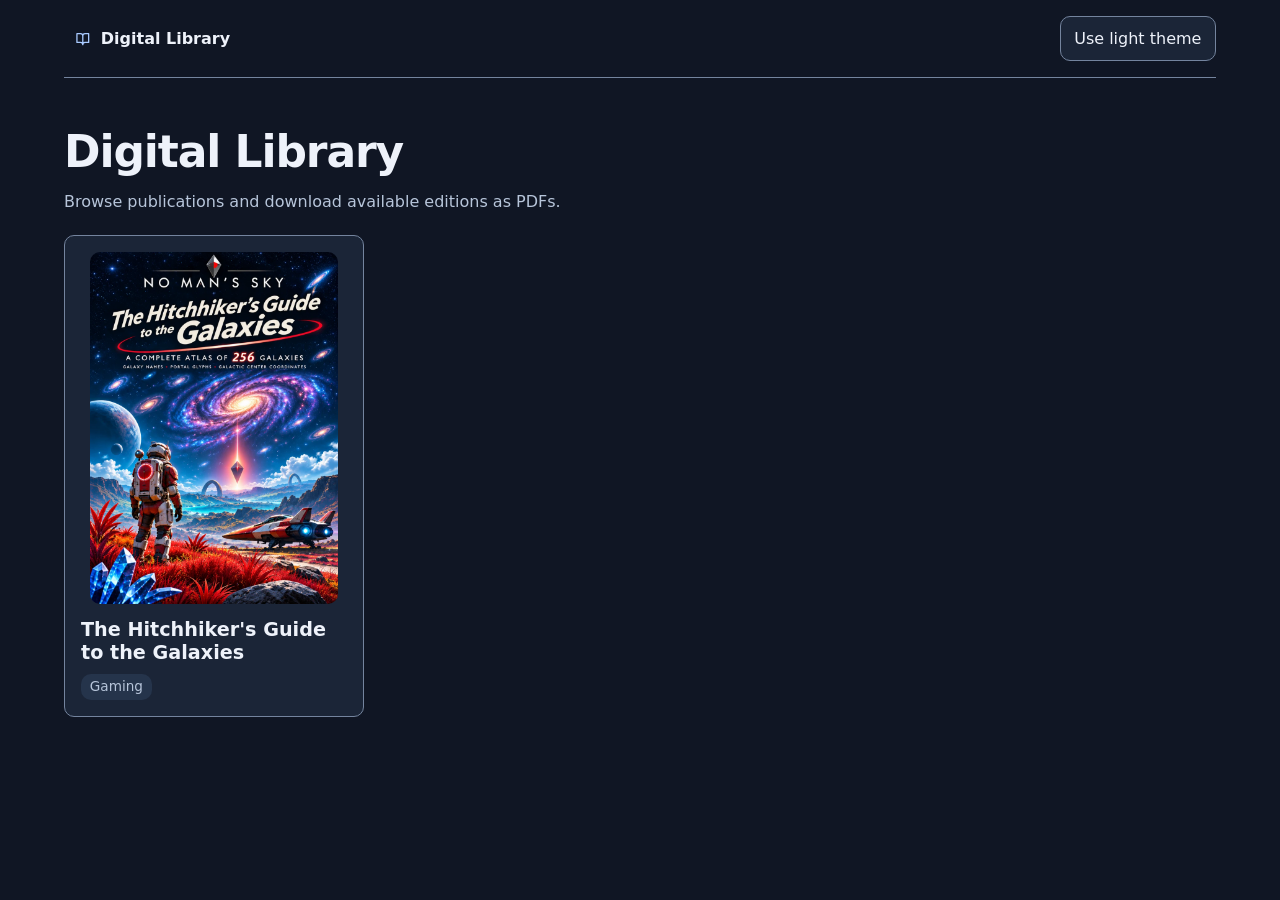
<file: index.html>
<!doctype html>
<html lang="en" data-theme="dark" prefix="og: https://ogp.me/ns#">
<head>
  <meta charset="utf-8">
  <meta name="viewport" content="width=device-width, initial-scale=1">
  <title>Digital Library | Free PDF Books and Guides</title>
  <meta name="description" content="Explore a growing collection of free PDF books, guides, and reference materials covering gaming, technology, and creative tools.">
  <link rel="canonical" href="https://entexsoft.github.io/digital-library-web/">
  <meta property="og:title" content="Digital Library | Free PDF Books and Guides">
  <meta property="og:description" content="Explore a growing collection of free PDF books, guides, and reference materials covering gaming, technology, and creative tools.">
  <meta property="og:type" content="website">
  <meta property="og:url" content="https://entexsoft.github.io/digital-library-web/">
  
  
  <link rel="stylesheet" href="static/site.css">
  <script src="static/site.js" defer></script>
</head>
<body>
  <header class="shell site-header">
    <nav aria-label="Main navigation">
      <a class="brand" href="./">
        <svg class="icon" viewBox="0 0 24 24" aria-hidden="true" focusable="false">
          <path d="M4 5h5a3 3 0 0 1 3 3v12a3 3 0 0 0-3-3H4zM20 5h-5a3 3 0 0 0-3 3v12a3 3 0 0 1 3-3h5z"/>
        </svg>
        Digital Library
      </a>
    </nav>
    <button class="button" type="button" data-theme-toggle hidden>Use light theme</button>
  </header>
  <main class="shell">
    
<h1>Digital Library</h1>
<p class="intro">Browse publications and download available editions as PDFs.</p>


<ul class="catalog">
  
  <li class="card" data-category="Gaming">
    <a class="card-link" href="books/no-mans-sky/">
      <img class="cover" src="books/no-mans-sky/assets/cover.webp" alt="">
      <h2>The Hitchhiker&#39;s Guide to the Galaxies</h2>
    </a>
    <p class="category">Gaming</p>
  </li>
  
</ul>


  </main>
</body>
</html>
</file>
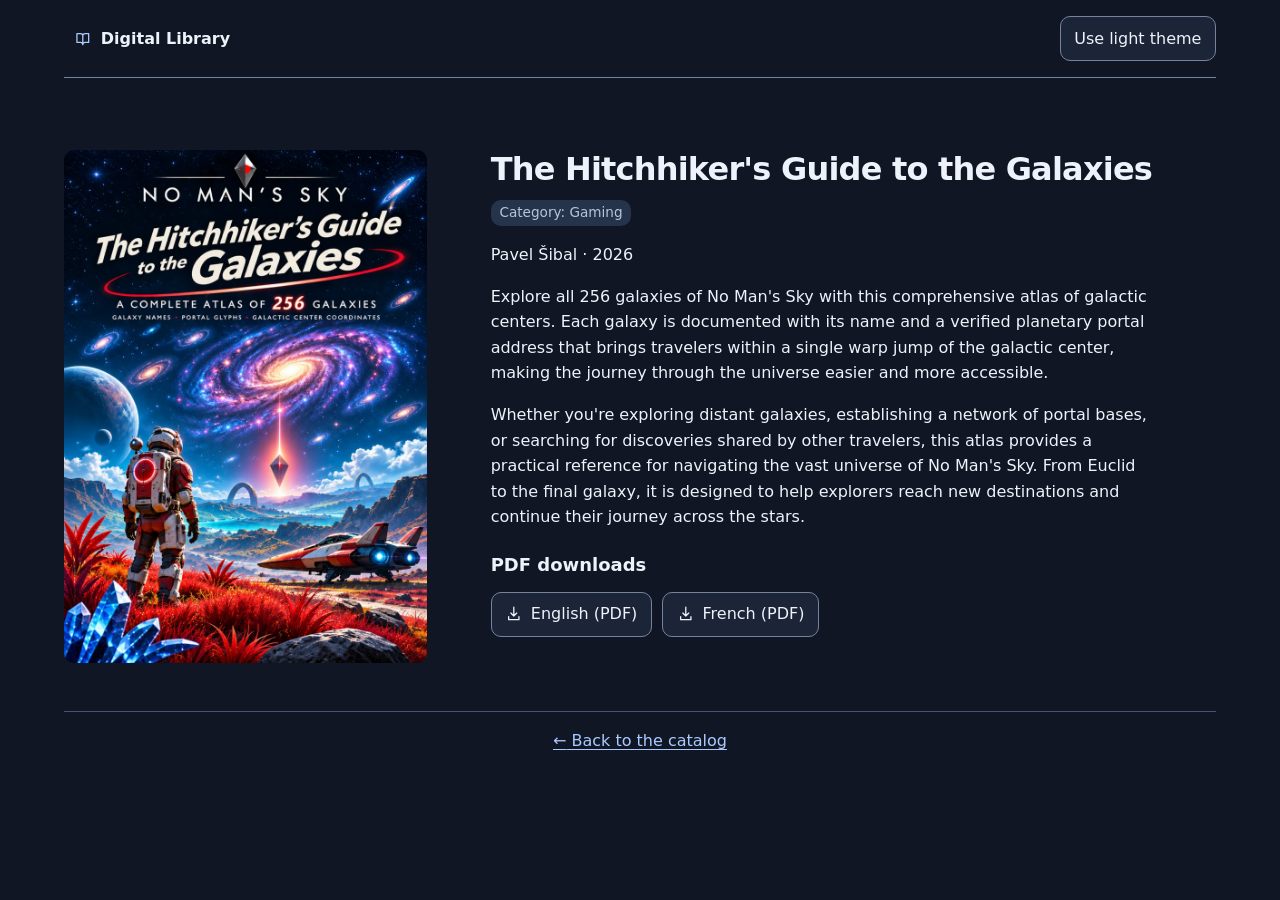
<file: books/no-mans-sky/index.html>
<!doctype html>
<html lang="en" data-theme="dark" prefix="og: https://ogp.me/ns#">
<head>
  <meta charset="utf-8">
  <meta name="viewport" content="width=device-width, initial-scale=1">
  <title>The Hitchhiker&#39;s Guide to the Galaxies | Digital Library</title>
  <meta name="description" content="Explore all 256 galaxies of No Man&#39;s Sky with verified portal addresses near their galactic centers. A practical atlas for intergalactic travelers.">
  <link rel="canonical" href="https://entexsoft.github.io/digital-library-web/books/no-mans-sky/">
  <meta property="og:title" content="The Hitchhiker&#39;s Guide to the Galaxies | Digital Library">
  <meta property="og:description" content="Explore all 256 galaxies of No Man&#39;s Sky with verified portal addresses near their galactic centers. A practical atlas for intergalactic travelers.">
  <meta property="og:type" content="book">
  <meta property="og:url" content="https://entexsoft.github.io/digital-library-web/books/no-mans-sky/">
  
  <meta property="og:image" content="https://entexsoft.github.io/digital-library-web/books/no-mans-sky/assets/cover.webp">
  
  
  <script type="application/ld+json">{"@context": "https://schema.org", "@type": "Book", "author": {"@type": "Person", "name": "Pavel \u0160ibal"}, "datePublished": "2026", "description": "Explore all 256 galaxies of No Man\u0027s Sky with verified portal addresses near their galactic centers. A practical atlas for intergalactic travelers.", "image": "https://entexsoft.github.io/digital-library-web/books/no-mans-sky/assets/cover.webp", "inLanguage": [{"@type": "Language", "name": "English"}, {"@type": "Language", "name": "French"}], "isAccessibleForFree": true, "name": "The Hitchhiker\u0027s Guide to the Galaxies", "url": "https://entexsoft.github.io/digital-library-web/books/no-mans-sky/"}</script>
  
  <link rel="stylesheet" href="../../static/site.css">
  <script src="../../static/site.js" defer></script>
</head>
<body>
  <header class="shell site-header">
    <nav aria-label="Main navigation">
      <a class="brand" href="../.././">
        <svg class="icon" viewBox="0 0 24 24" aria-hidden="true" focusable="false">
          <path d="M4 5h5a3 3 0 0 1 3 3v12a3 3 0 0 0-3-3H4zM20 5h-5a3 3 0 0 0-3 3v12a3 3 0 0 1 3-3h5z"/>
        </svg>
        Digital Library
      </a>
    </nav>
    <button class="button" type="button" data-theme-toggle hidden>Use light theme</button>
  </header>
  <main class="shell">
    
<article class="detail">
  <img class="cover" src="assets/cover.webp" alt="Cover of The Hitchhiker&#39;s Guide to the Galaxies">
  <div>
    <h1>The Hitchhiker&#39;s Guide to the Galaxies</h1>
    <p class="category">Category: Gaming</p>
    
    <p>Pavel Šibal · 2026</p>
    
    <div class="book-description">
      
      <p>Explore all 256 galaxies of No Man&#39;s Sky with this comprehensive atlas of galactic centers. Each galaxy is documented with its name and a verified planetary portal address that brings travelers within a single warp jump of the galactic center, making the journey through the universe easier and more accessible.</p>
      
      <p>Whether you&#39;re exploring distant galaxies, establishing a network of portal bases, or searching for discoveries shared by other travelers, this atlas provides a practical reference for navigating the vast universe of No Man&#39;s Sky. From Euclid to the final galaxy, it is designed to help explorers reach new destinations and continue their journey across the stars.</p>
      
    </div>
    <h2>PDF downloads</h2>
    <ul class="downloads">
      
      <li>
        <a class="button download-button" href="https://github.com/entexsoft/digital-library-web/releases/download/nms-atlas-v1.0/no-mans-sky-en.pdf">
          <svg class="icon" viewBox="0 0 24 24" aria-hidden="true" focusable="false">
            <path d="M12 3v12m-4-4 4 4 4-4M5 16v4h14v-4"/>
          </svg>
          English (PDF)
        </a>
      </li>
      
      <li>
        <a class="button download-button" href="https://github.com/entexsoft/digital-library-web/releases/download/nms-atlas-v1.0/no-mans-sky-fr.pdf">
          <svg class="icon" viewBox="0 0 24 24" aria-hidden="true" focusable="false">
            <path d="M12 3v12m-4-4 4 4 4-4M5 16v4h14v-4"/>
          </svg>
          French (PDF)
        </a>
      </li>
      
    </ul>
  </div>
</article>
<nav class="detail-nav" aria-label="Book navigation">
  <a href="../../"><span aria-hidden="true">←</span> Back to the catalog</a>
</nav>

  </main>
</body>
</html>
</file>
<file: static/site.css>
:root {
  color-scheme: dark;
  --background: #101624;
  --surface: #1b2537;
  --surface-hover: #25344b;
  --radius: .625rem;
  --space: 1rem;
  --gap: 1.25rem;
  --text: #eef2fa;
  --muted: #b7c5da;
  --accent: #a9caff;
  --edge: #74849e;
}
:root[data-theme="light"] {
  color-scheme: light;
  --background: #f4f7fc;
  --surface: #fff;
  --surface-hover: #e5edf9;
  --text: #182338;
  --muted: #465674;
  --accent: #174d92;
  --edge: #687991;
}
* { box-sizing: border-box; }
[hidden] { display: none !important; }
body {
  margin: 0;
  background: var(--background);
  color: var(--text);
  font: 1rem/1.6 system-ui, sans-serif;
}
.shell { width: min(100% - 2rem, 72rem); margin-inline: auto; }
.site-header {
  display: flex;
  flex-wrap: wrap;
  align-items: center;
  justify-content: space-between;
  gap: var(--space);
  padding-block: var(--space);
  border-bottom: 1px solid var(--edge);
}
.brand {
  display: inline-flex;
  align-items: center;
  gap: .55rem;
  padding: .45rem .65rem;
  border-radius: var(--radius);
  color: var(--text);
  font-weight: 700;
  text-decoration: none;
}
.brand:hover { background: var(--surface-hover); }
.brand .icon { color: var(--accent); }
main { padding-block: clamp(1.5rem, 5vw, 3rem) 4rem; }
h1, h2 { line-height: 1.2; overflow-wrap: anywhere; }
h1 {
  margin: 0 0 .65rem;
  font-size: clamp(1.9rem, 5vw, 2.75rem);
  letter-spacing: -.025em;
}
.intro { margin: 0 0 var(--gap); max-width: 60ch; }
a { color: var(--accent); text-underline-offset: .2em; }
:focus-visible { outline: 3px solid var(--accent); outline-offset: 4px; }
.button, select {
  display: inline-block;
  border: 1px solid var(--edge);
  border-radius: var(--radius);
  padding: .55rem .85rem;
  color: var(--text);
  background: var(--surface);
  font: inherit;
}
.button { cursor: pointer; }
a.button { text-decoration: none; }
.button:hover { background: var(--surface-hover); }
.download-button {
  display: inline-flex;
  align-items: center;
  gap: .5rem;
}
.download-button:hover, .download-button:focus-visible {
  border-color: var(--accent);
  background: var(--surface-hover);
}
.icon {
  width: 1.1em;
  height: 1.1em;
  flex: none;
  fill: none;
  stroke: currentColor;
  stroke-width: 1.75;
  stroke-linecap: round;
  stroke-linejoin: round;
}
.intro { color: var(--muted); }
.category {
  display: inline-block;
  margin: 0;
  padding: .15rem .55rem;
  border-radius: var(--radius);
  background: var(--surface-hover);
  color: var(--muted);
  font-size: .85rem;
}
select { max-width: 100%; }
.catalog, .downloads { list-style: none; padding: 0; }
.catalog {
  display: grid;
  grid-template-columns: repeat(auto-fill, minmax(min(100%, 16.25rem), 18.75rem));
  gap: var(--gap);
}
.card {
  width: 100%;
  padding: var(--space);
  background: var(--surface);
  border: 1px solid var(--edge);
  border-radius: var(--radius);
  overflow-wrap: anywhere;
}
.card-link {
  display: block;
  border-radius: var(--radius);
  color: var(--text);
  text-decoration: none;
}
.card-link:hover h2 { color: var(--accent); text-decoration: underline; }
.card h2 { margin: .85rem 0 .6rem; font-size: 1.2rem; }
.cover {
  display: block;
  max-width: 100%;
  height: auto;
  border-radius: var(--radius);
}
.card .cover { margin-inline: auto; max-height: 22rem; object-fit: contain; }
.detail {
  display: grid;
  grid-template-columns: minmax(0, 1fr) minmax(0, 2fr);
  gap: clamp(1.5rem, 5vw, 4rem);
  margin-top: 1.5rem;
}
.detail-nav {
  text-align: center;
  margin-top: clamp(1.5rem, 4vw, 3rem);
  padding-top: var(--space);
  border-top: 1px solid color-mix(in srgb, var(--accent) 35%, transparent);
}
.detail h1 { font-size: clamp(1.5rem, 3vw, 2rem); }
.detail h2 { margin-top: 1.5rem; font-size: 1.125rem; }
.detail p:not(.category) { max-width: 65ch; }
.downloads { display: flex; flex-wrap: wrap; gap: .65rem; }
@media (max-width: 42rem) {
  .detail { grid-template-columns: minmax(0, 1fr); }
  .detail .cover { max-height: 24rem; object-fit: contain; }
}
</file>
